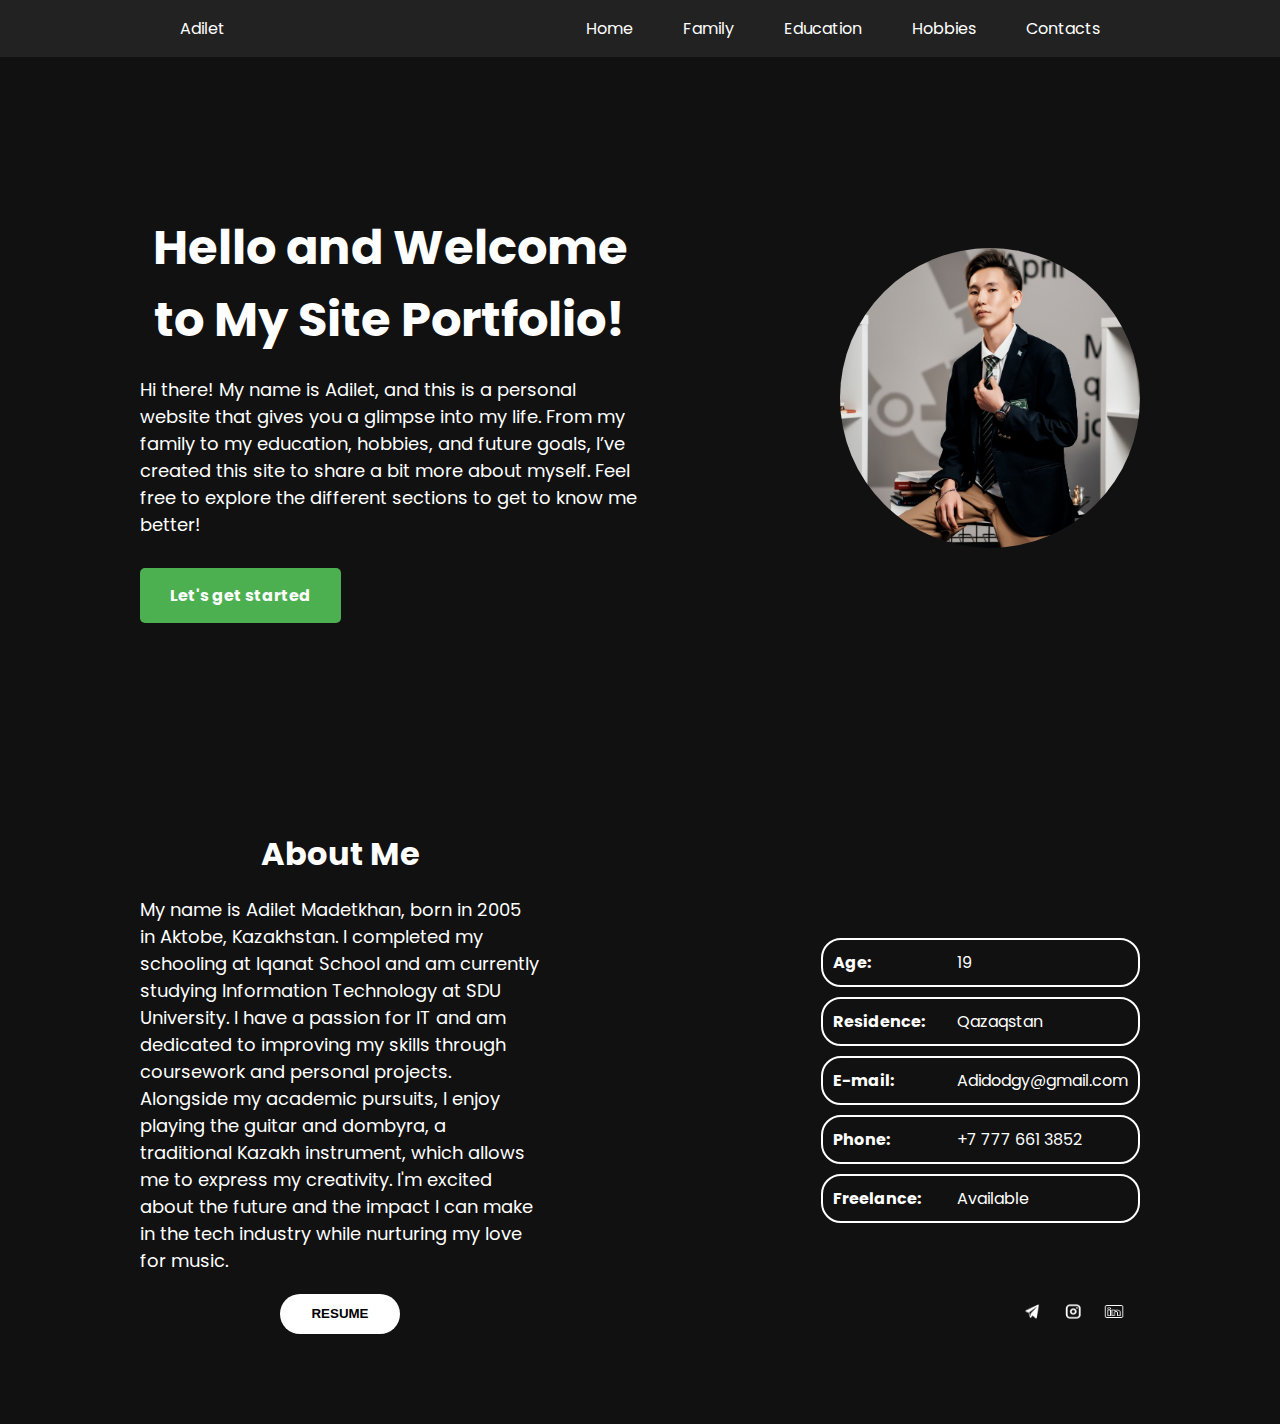
<file: index.html>
<!DOCTYPE html>
<html lang="ru">
<head>
    <meta charset="UTF-8">
    <meta name="viewport" content="width=device-width, initial-scale=1.0">
    <title>Home</title>
    <link rel="stylesheet" href="css/style.css">
    <link rel="preconnect" href="https://fonts.googleapis.com">
<link rel="preconnect" href="https://fonts.gstatic.com" crossorigin>
<link href="https://fonts.googleapis.com/css2?family=Poppins:ital,wght@0,100;0,200;0,300;0,400;0,500;0,600;0,700;0,800;0,900;1,100;1,200;1,300;1,400;1,500;1,600;1,700;1,800;1,900&display=swap" rel="stylesheet">
</head>
<body>
    
    
    <header>
        <div class="logo">
            <p>Adilet</p>
        </div>
        
        <div class="nav">
            <a href="index.html">Home</a>
            <a href="family.html">Family</a>
            <a href="education.html">Education</a>
            <a href="hobbies.html">Hobbies</a>
            <a href="contact.html">Contacts</a>
        </div>
        <div class="burger">
            <span></span>
            <span></span>
            <span></span>
        </div>

    </header>
     
    <section class="intro">
        <div class="text-section">
            <h1>Hello and Welcome to My Site Portfolio!</h1>
            <p>Hi there! My name is Adilet, and this is a personal website that gives you a glimpse into my life. From my family to my education, hobbies, and future goals, I’ve created this site to share a bit more about myself. Feel free to explore the different sections to get to know me better!</p>
            <a href="#1" class="cta-btn">Let's get started</a>
        </div>
        <div class="image-section">
            <img src="image/profile.jpg" alt="" class="profile-pic">
        </div>
    </section>

    <section class="about-me" id="1">
        <div class="abmecon">
            <div class="info">
                <h2>About Me</h2>
                <p>My name is Adilet Madetkhan, born in 2005 in Aktobe, Kazakhstan. I completed my schooling at Iqanat School and am currently studying Information Technology at SDU University. I have a passion for IT and am dedicated to improving my skills through coursework and personal projects. Alongside my academic pursuits, I enjoy playing the guitar and dombyra, a traditional Kazakh instrument, which allows me to express my creativity. I'm excited about the future and the impact I can make in the tech industry while nurturing my love for music.</p>
                
                </div>
             <div class="details">
                <li><strong>Age:</strong> 19</li>
                <li><strong>Residence:</strong> Qazaqstan</li>
                <li><strong>E-mail:</strong> Adidodgy@gmail.com</li>
                <li><strong>Phone:</strong> +7 777 661 3852</li>
                <li><strong>Freelance:</strong> Available</li>
                
            </div>
         </div>
         <div class="links">
            <div class="btn">
                <a href="files/Resume.pdf" download="RESUME">
                <button>RESUME</button>
             </div></a>
             <div class="social-links">
                <a href="https://t.me/Adidodgy" target="_blank"><img src="image/tel.png" alt="Telega"></a>
                <a href="https://www.instagram.com/adilet_madetkhan/" target="_blank"><img src="image/inst.png" alt="Inst"></a>
                <a href="https://www.linkedin.com/in/adilet-madetkhan-84b681305/" target="_blank"><img src="image/lin.png" alt="vk"></a>
            </div>
            
        </div>
    </section>


    <script>
        const burger = document.querySelector('.burger');
        const nav = document.querySelector('.nav');
    
        burger.addEventListener('click', () => {
            burger.classList.toggle('active');
            nav.classList.toggle('active');
        });
    </script>
</body>
</html>
</file>
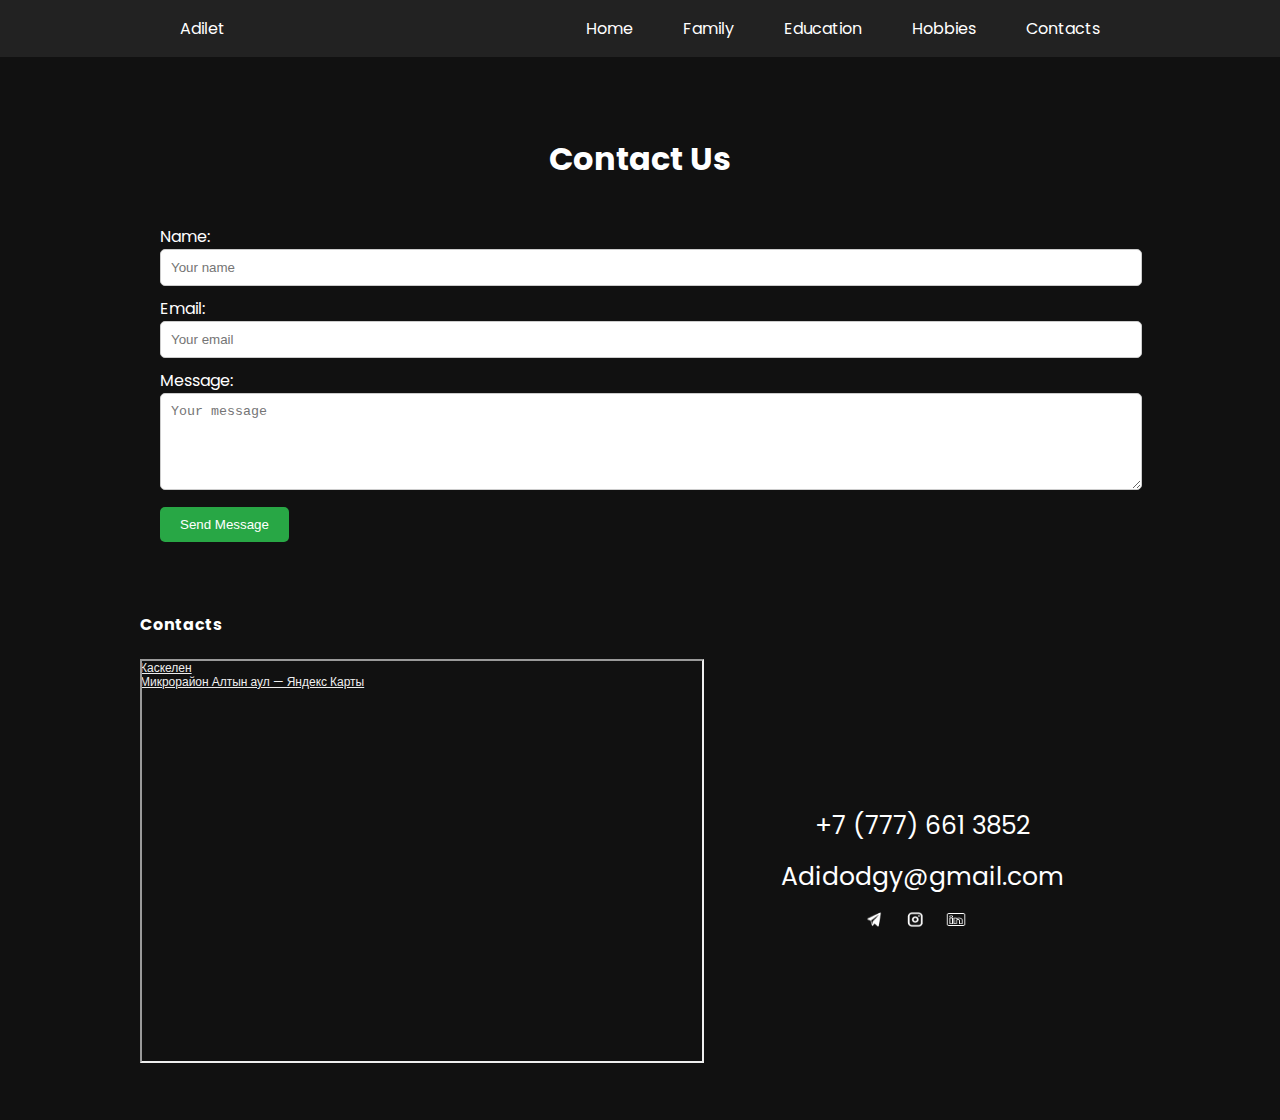
<file: contact.html>
<!DOCTYPE html>
<html lang="en">
<head>
    <meta charset="UTF-8">
    <meta name="viewport" content="width=device-width, initial-scale=1.0">
    <title>Contacts</title>
    <link rel="stylesheet" href="css/style.css">
    <link rel="preconnect" href="https://fonts.googleapis.com">
<link rel="preconnect" href="https://fonts.gstatic.com" crossorigin>
<link href="https://fonts.googleapis.com/css2?family=Poppins:ital,wght@0,100;0,200;0,300;0,400;0,500;0,600;0,700;0,800;0,900;1,100;1,200;1,300;1,400;1,500;1,600;1,700;1,800;1,900&display=swap" rel="stylesheet">
</head>
<body>
    <header>
        <div class="logo">
            <p>Adilet</p>
        </div>
        <div class="burger">
            <span></span>
            <span></span>
            <span></span>
        </div>
        <div class="nav">
            <a href="index.html">Home</a>
            <a href="family.html">Family</a>
            <a href="education.html">Education</a>
            <a href="hobbies.html">Hobbies</a>
            <a href="contact.html">Contacts</a>
        </div>

    </header>


    <div class="container">
        <h1>Contact Us</h1>
        <form action="#">
            <label for="name">Name:</label>
            <input type="text" id="name" name="name" placeholder="Your name" >
            
            <label for="email">Email:</label>
            <input type="email" id="email" name="email" placeholder="Your email" >
            
            <label for="message">Message:</label>
            <textarea id="message" name="message" rows="5" placeholder="Your message" ></textarea>
            
            <button>Send Message</button>
        </form>
    
        <div class = "contact">
            <div class = "contact_head">
             <h4>Contacts</h4>
           </div>
           <div class = "contact_map">
            <div style="position:relative;overflow:hidden;"><a href="https://yandex.kz/maps/ru/29458/kaskalen/?utm_medium=mapframe&utm_source=maps" style="color:#eee;font-size:12px;position:absolute;top:0px;">Каскелен</a><a href="https://yandex.kz/maps/ru/29458/kaskalen/geo/altyn_auyl_shaghyn_audany/53183157/?ll=76.667057%2C43.203992&utm_medium=mapframe&utm_source=maps&z=15.4" style="color:#eee;font-size:12px;position:absolute;top:14px;">Микрорайон Алтын аул — Яндекс Карты</a><iframe src="https://yandex.kz/map-widget/v1/?ll=76.667057%2C43.203992&mode=poi&poi%5Bpoint%5D=76.660330%2C43.202268&poi%5Buri%5D=ymapsbm1%3A%2F%2Fgeo%3Fdata%3DCgg1MzE4MzE1NxJs0prQsNC30LDSm9GB0YLQsNC9LCDQkNC70LzQsNGC0Ysg0L7QsdC70YvRgdGLLCDSmtCw0YHQutC10LvQtdKjLCDQkNC70YLRi9C9INCw0YPRi9C7INGI0LDSk9GL0L0g0LDRg9C00LDQvdGLIgoNF1KZQhUfzyxC&z=15.4" width="560" height="400" frameborder="1" allowfullscreen="true" style="position:relative;"></iframe></div>
             <div class = "contact_data">
               <p>+7 (777) 661 3852</p>
               <p>Adidodgy@gmail.com</p>
               <div class="social-links">
                <a href="https://t.me/Adidodgy" target="_blank"><img src="image/tel.png" alt="Telega"></a>
                <a href="https://www.instagram.com/adilet_madetkhan/" target="_blank"><img src="image/inst.png" alt="Inst"></a>
                <a href="https://www.linkedin.com/in/adilet-madetkhan-84b681305/" target="_blank"><img src="image/lin.png" alt="vk"></a>
            </div>
             </div>
             <div></div>
           </div>
         </div>
    </div>
    <script>
        const burger = document.querySelector('.burger');
        const nav = document.querySelector('.nav');
    
        burger.addEventListener('click', () => {
            burger.classList.toggle('active');
            nav.classList.toggle('active');
        });
    </script>
</body>
</html>
</file>
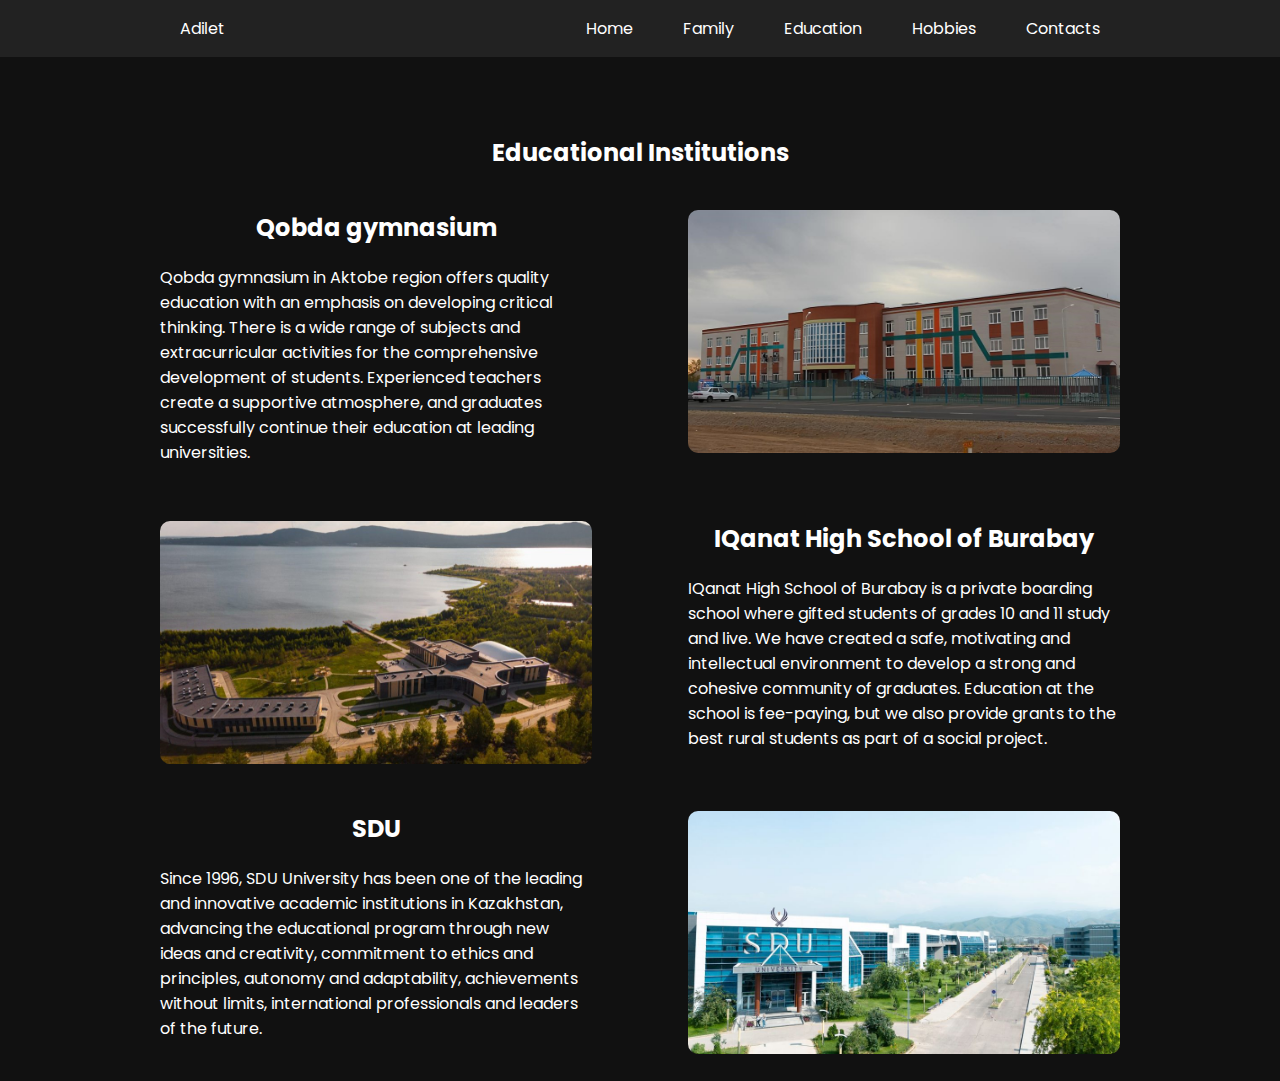
<file: education.html>
<!DOCTYPE html>
<html lang="ru">
<head>
    <meta charset="UTF-8">
    <meta name="viewport" content="width=device-width, initial-scale=1.0">
    <title>Education</title>
    <link rel="stylesheet" href="css/style.css">
    <link rel="preconnect" href="https://fonts.googleapis.com">
<link rel="preconnect" href="https://fonts.gstatic.com" crossorigin>
<link href="https://fonts.googleapis.com/css2?family=Poppins:ital,wght@0,100;0,200;0,300;0,400;0,500;0,600;0,700;0,800;0,900;1,100;1,200;1,300;1,400;1,500;1,600;1,700;1,800;1,900&display=swap" rel="stylesheet">
</head>
<body>
    <header>
        <div class="logo">
            <p>Adilet</p>
        </div>
        
        <div class="nav">
            <a href="index.html">Home</a>
            <a href="family.html">Family</a>
            <a href="education.html">Education</a>
            <a href="hobbies.html">Hobbies</a>
            <a href="contact.html">Contacts</a>
        </div>
        <div class="burger">
            <span></span>
            <span></span>
            <span></span>
        </div>

    </header>


    <div class="container">
        <h2>Educational Institutions</h2>
        <div class="edu">
          <div class="text">
            <h2>Qobda gymnasium</h2>
            <p>Qobda gymnasium in Aktobe region offers quality education with an emphasis on developing critical thinking. There is a wide range of subjects and extracurricular activities for the comprehensive development of students. Experienced teachers create a supportive atmosphere, and graduates successfully continue their education at leading universities.</p>
        </div> 
        <div class="image-cont">
        <img src="image/gymnas.jpg" alt="gym">
        </div>
        </div>

        <div class="edu">
            <div class="text">
                <h2>IQanat High School of Burabay</h2>
                <p>IQanat High School of Burabay is a private boarding school where gifted students of grades 10 and 11 study and live. We have created a safe, motivating and intellectual environment to develop a strong and cohesive community of graduates. Education at the school is fee-paying, but we also provide grants to the best rural students as part of a social project.</p>
          </div> 
          <div class="image-cont">
          <img src="image/iqanat.jpg" alt="gym">
          </div>
          </div>

          <div class="edu">
            <div class="text">
                <h2>SDU</h2>
                <p>Since 1996, SDU University has been one of the leading and innovative academic institutions in Kazakhstan, advancing the educational program through new ideas and creativity, commitment to ethics and principles, autonomy and adaptability, achievements without limits, international professionals and leaders of the future.</p>
          </div> 
          <div class="image-cont">
          <img src="image/sdu.jpg" alt="gym">
          </div>
        </div>
      </div>
    <script>
        const burger = document.querySelector('.burger');
        const nav = document.querySelector('.nav');
    
        burger.addEventListener('click', () => {
            burger.classList.toggle('active');
            nav.classList.toggle('active');
        });
    </script>

  
</body>
</html>
</file>
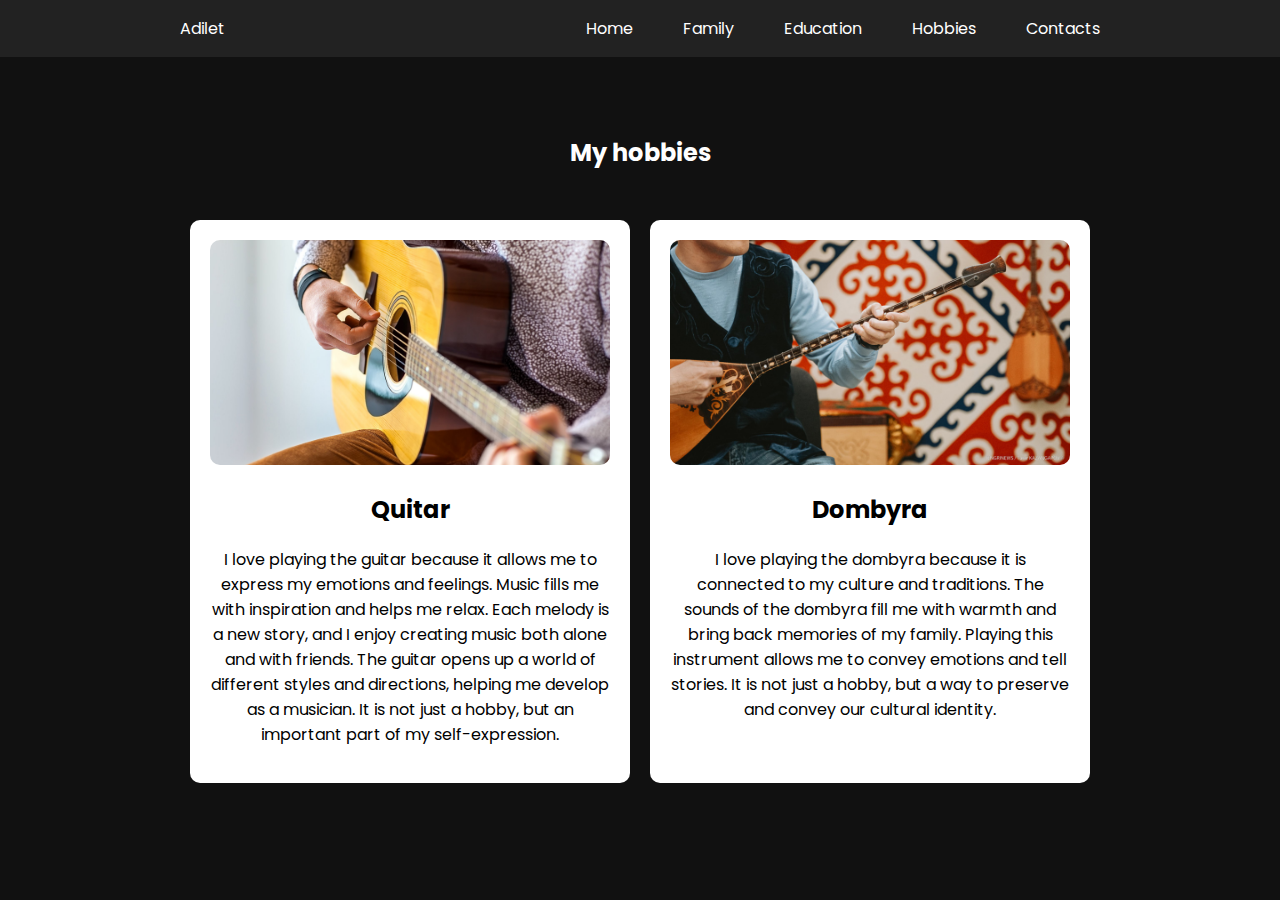
<file: hobbies.html>
<!DOCTYPE html>
<html lang="ru">
<head>
    <meta charset="UTF-8">
    <meta name="viewport" content="width=device-width, initial-scale=1.0">
    <title>Hobbies</title>
    <link rel="stylesheet" href="css/style.css">
    <link rel="preconnect" href="https://fonts.googleapis.com">
<link rel="preconnect" href="https://fonts.gstatic.com" crossorigin>
<link href="https://fonts.googleapis.com/css2?family=Poppins:ital,wght@0,100;0,200;0,300;0,400;0,500;0,600;0,700;0,800;0,900;1,100;1,200;1,300;1,400;1,500;1,600;1,700;1,800;1,900&display=swap" rel="stylesheet">
</head>
<body>
    <header>
        <div class="logo">
            <p>Adilet</p>
        </div>
        
        <div class="nav">
            <a href="index.html">Home</a>
            <a href="family.html">Family</a>
            <a href="education.html">Education</a>
            <a href="hobbies.html">Hobbies</a>
            <a href="contact.html">Contacts</a>
        </div>
        <div class="burger">
            <span></span>
            <span></span>
            <span></span>
        </div>

    </header>

    <div class="container">
        <h2>My hobbies</h2>
        <div class="card">
        <div class="item">
            <img src="image/acoustic_guitar.jpg" alt="Guitar">
            <h2 class="hobby">Quitar</h2>
            <p>I love playing the guitar because it allows me to express my emotions and feelings. Music fills me with inspiration and helps me relax. Each melody is a new story, and I enjoy creating music both alone and with friends. The guitar opens up a world of different styles and directions, helping me develop as a musician. It is not just a hobby, but an important part of my self-expression.</p>
         </div><div class="item">
            <img src="image/dom.jpeg" alt="Guitar">
            <h2 class="hobby">Dombyra</h2>
            <p>I love playing the dombyra because it is connected to my culture and traditions. The sounds of the dombyra fill me with warmth and bring back memories of my family. Playing this instrument allows me to convey emotions and tell stories. It is not just a hobby, but a way to preserve and convey our cultural identity.</p>
         </div>
    </div>
</div>

<script>
    const burger = document.querySelector('.burger');
    const nav = document.querySelector('.nav');

    burger.addEventListener('click', () => {
        burger.classList.toggle('active');
        nav.classList.toggle('active');
    });
</script>
</body>
</html>
</file>
<file: css/style.css>
body {
    font-family: "Poppins", sans-serif;
    margin: 0;
    padding: 0;
    background-color: #111111;
    color: white;
    max-width: 1000px;
    margin: auto;
    scroll-behavior: smooth;
}

header {
    position: fixed;
    top: 0;
    right: 0;
    width: 100%;
    background-color: #222222;
    color: white;
    display: flex;
    justify-content: space-around;
    align-items: center;
    z-index: 10;
}

.nav {
    margin: 10px 0;
    text-align: center;
}

.nav a {
    font-family: "Poppins", sans-serif;
    color: white;
    text-decoration: none;
    font-size: 1rem;
    margin-right: 50px;
}

.nav a:last-child {
    margin-right: 0;
}

.nav a:hover {
    text-decoration: underline;
}

img {
    max-width: 100%;
    height: auto;
    transition: transform 0.3s ease;
}

img:hover {
    transform: scale(1.1);
}

/* Home */
.intro {
    display: flex;
    justify-content: space-between;
    align-items: center;
    margin: 20vh auto;
    flex-wrap: wrap;
}

.text-section {
    max-width: 50%;
}

.text-section h1 {
    font-size: 48px;
    margin-bottom: 20px;
}

.text-section p {
    font-size: 18px;
    margin-bottom: 30px;
}

.cta-btn {
    display: inline-block;
    background-color: #4CAF50;
    padding: 15px 30px;
    color: #fff;
    border-radius: 5px;
    text-decoration: none;
    font-weight: bold;
    transition: background-color 0.3s ease;
}

.cta-btn:hover {
    background-color: #2c5a2e;
}

.image-section {
    text-align: center;
    max-width: 100%;
}

.profile-pic {
    width: 300px;
    height: 300px;
    border-radius: 50%;
    object-fit: cover;
}

.abmecon {
    display: flex;
    justify-content: space-between;
    align-items: flex-start;
    margin: auto;
    flex-wrap: wrap;
}

.info {
    max-width: 40%;
}

.info h2 {
    font-size: 32px;
    margin-bottom: 10px;
}

.info p {
    font-size: 18px;
    margin-bottom: 20px;
}

.details {
    list-style: none;
    margin-top: 15vh;
}

.details li {
    margin-bottom: 10px;
    padding: 10px;
    border-radius: 20px;
    max-width: 400px;
    border: 2px solid white;
}

.details strong {
    display: inline-block;
    width: 120px;
}

.links {
    display: flex;
    justify-content: space-between;
    align-items: center;
    margin-bottom: 10vh;
    flex-wrap: wrap;
}

.btn {
    width: 40%;
    text-align: center;
}

.btn button {
    border-radius: 50px;
    width: 120px;
    height: 40px;
    border: none;
    background-color: white;
    color: black;
    font-weight: 600;
    cursor: pointer;
    transition: background-color 0.3s;
}

button:hover {
    background-color: #555;
}

.social-links a {
    margin-right: 15px;
}

.social-links img {
    width: 22px;
    height: 15px;
}

/* Family */
.container {
    margin-top: 15vh;
}

h2 {
    text-align: center;
}

.card {
    display: grid;
    grid-template-columns: repeat(auto-fit, minmax(250px, 1fr));
    gap: 20px;
    text-align: center;
    margin: 50px;
}

.item {
    background-color: white;
    padding: 20px;
    border-radius: 10px;
}

.item img {
    border-radius: 10px;
}

h3 {
    color: black;
}

.item p {
    color: black;
}

/* Education*/
.edu {
    display: flex;
    justify-content: space-between;
    padding: 20px;
    flex-wrap: wrap;
}

.edu .image-cont {
    width: 45%;
}

.edu .image-cont img {
    width: 100%;
    height: auto;
    border-radius: 10px;
}

.edu .text {
    width: 45%;
}

.edu:nth-child(odd) {
    flex-direction: row-reverse;
}

.text h2 {
    margin-top: 0;
}

/* Hobbie*/
.hobby {
    color: black;
}

/* Contact */
h1 {
    text-align: center;
    color: white;
}

form {
    padding: 20px;
    margin-bottom: 30px;
}

form input, form textarea {
    width: 100%;
    padding: 10px;
    margin-bottom: 10px;
    border: 1px solid #ccc;
    border-radius: 5px;
}

form button {
    background-color: #28a745;
    color: white;
    padding: 10px 20px;
    border: none;
    border-radius: 5px;
    cursor: pointer;
}

form button:hover {
    background-color: #218838;
}

.contact {
    margin: 5% 0;
}

.contact_map {
    display: flex;
    justify-content: space-between;
    text-align: center;
    justify-items: center;
    align-items: center;
    flex-wrap: wrap;
}

.contact_data p {
    margin: 13px;
    font-size: 25px;
}



/*Adaptivnost*/
@media (max-width: 768px) {
   
    .text-section, .image-section, .edu .image-cont, .edu .text {
        width: 100%;
        max-width: 88%;
        text-align: center;
       
    }

    .nav a {
        margin-right: 20px;
        font-size: 0.9rem;
    }

    .btn {
        width: 100%;
    }
    .intro {
        flex-direction: column;
        text-align: center;
    }

    .text-section {
        width: 100%;
        padding: 20px;
    }

    .image-section {
        width: 100%;
        order: -1; 
        margin-bottom: 20px;
    }

    .profile-pic {
        width: 200px;
        height: 200px;
        margin: auto;
    }

    .abmecon {
        flex-direction: column;
        align-items: center;
    }

    .info, .details {
        max-width: 90%;
        text-align: center;

    }
    .contact_map iframe {
        width: 100%;
        height: auto;
    }

}

@media (max-width: 480px) {
    .text-section h1 {
        font-size: 32px;
    }

    .text-section p, .info p {
        font-size: 16px;
    }

    .cta-btn {
        padding: 10px 20px;
    }

    .profile-pic {
        width: 200px;
        height: 200px;
    }

    .nav {
        flex-direction: column;
        align-items: flex-start;
    }
    .text-section h1 {
        font-size: 28px;
    }

    .profile-pic {
        width: 150px;
        height: 150px;
    }

    .cta-btn {
        padding: 8px 16px;
        font-size: 16px;
    }

    .details strong {
        width: 100px;
    }

    .contact_map {
        flex-direction: column;
    }
    form {
        padding: 15px;
    }

    form input, form textarea {
        font-size: 14px;
        padding: 10px;
    }

    form button {
        padding: 10px;
        width: 100%;
    }
}

/*Menu burger*/
.burger {
    display: none;
    cursor: pointer;
    flex-direction: column;
    justify-content: space-between;
    width: 30px;
    height: 25px;
}

.burger span {
    background-color: white;
    height: 4px;
    width: 100%;
    transition: all 0.3s;
}

.nav {
    display: flex;
}

@media (max-width: 768px) {
    .nav {
        position: fixed;
        top: 60px;
        right: -100%;
        background-color: #222;
        height: 100vh;
        width: 200px;
        flex-direction: column;
        justify-content: center;
        align-items: center;
        transition: right 0.3s;
    }

    .nav a {
        font-size: 1.5rem;
        margin: 20px 0;
    }

    .burger {
        display: flex;
        position: fixed;
        top: 20px;
        right: 20px;
        z-index: 15;
    }

    .nav.active {
        right: 0;
    }

    .burger.active span:nth-child(1) {
        transform: rotate(45deg) translateY(8px);
    }

    .burger.active span:nth-child(2) {
        opacity: 0;
    }

    .burger.active span:nth-child(3) {
        transform: rotate(-45deg) translateY(-8px);
    }
}
</file>
